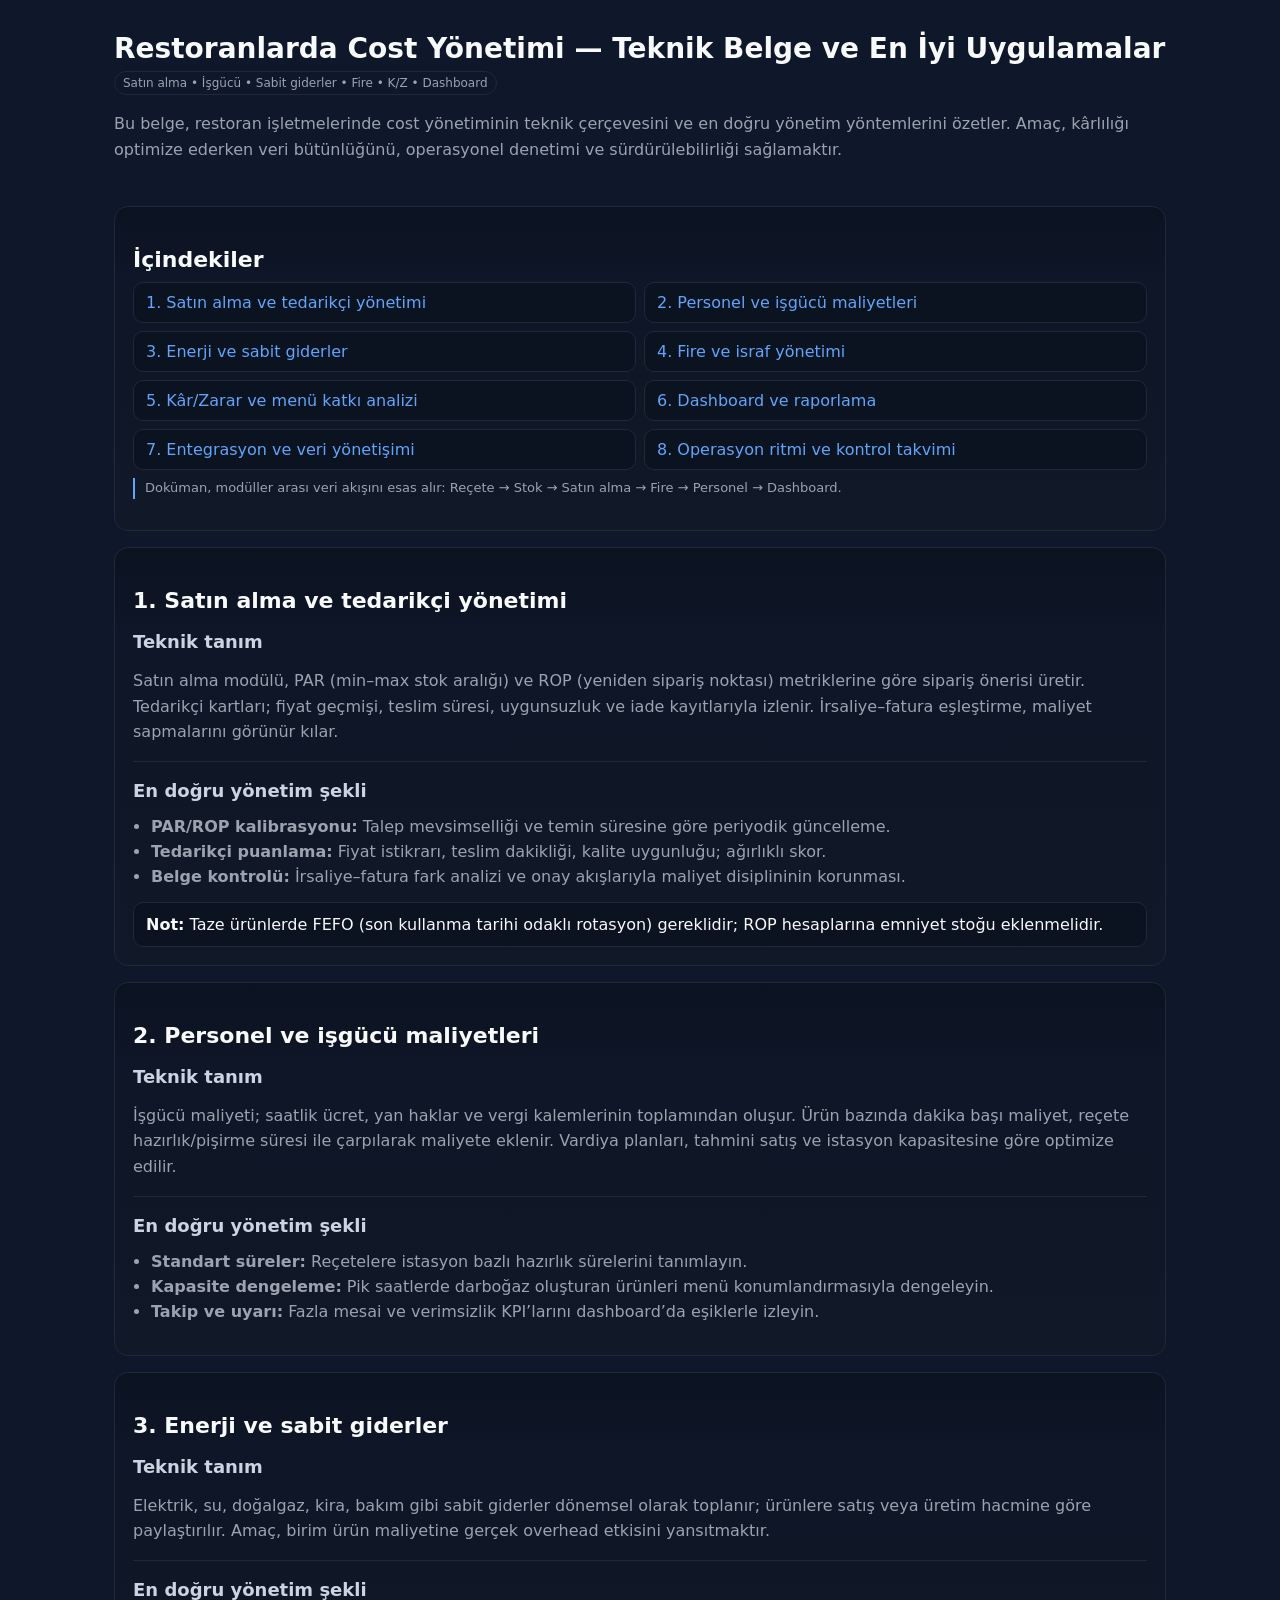
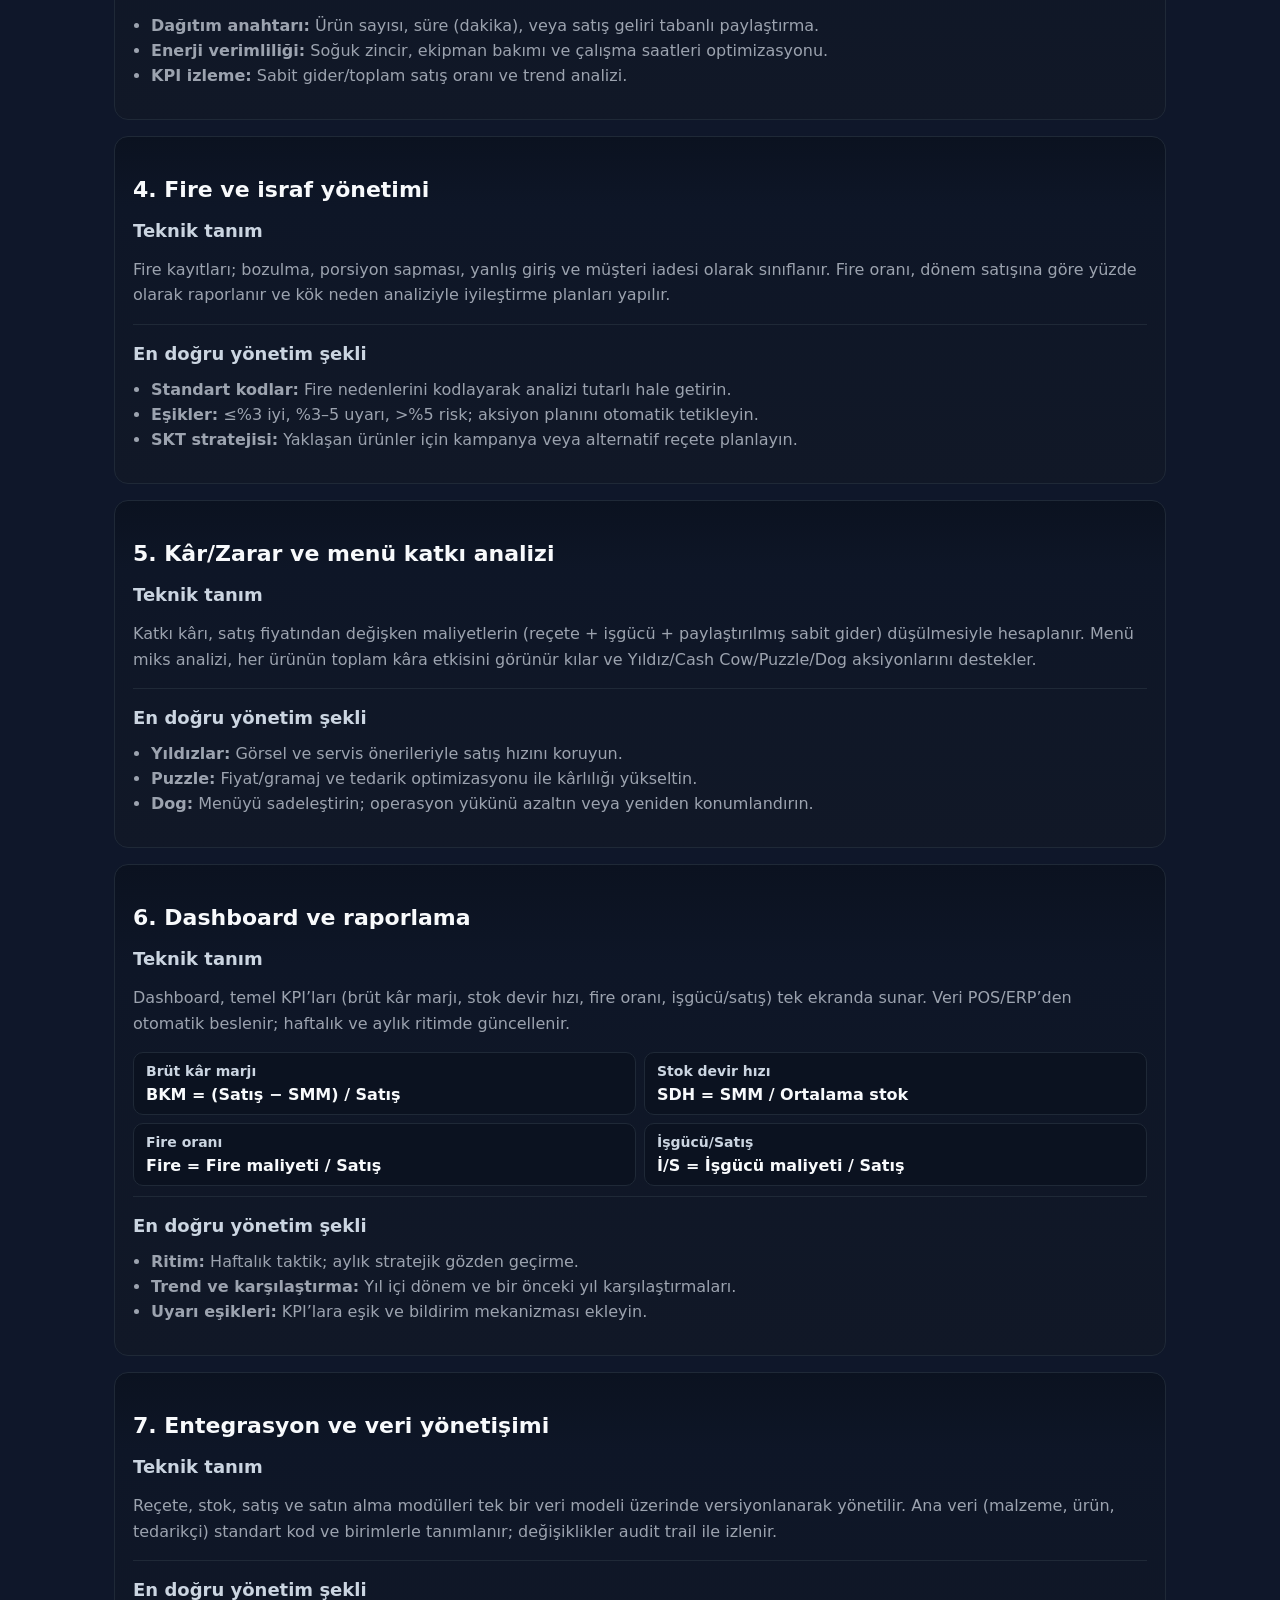
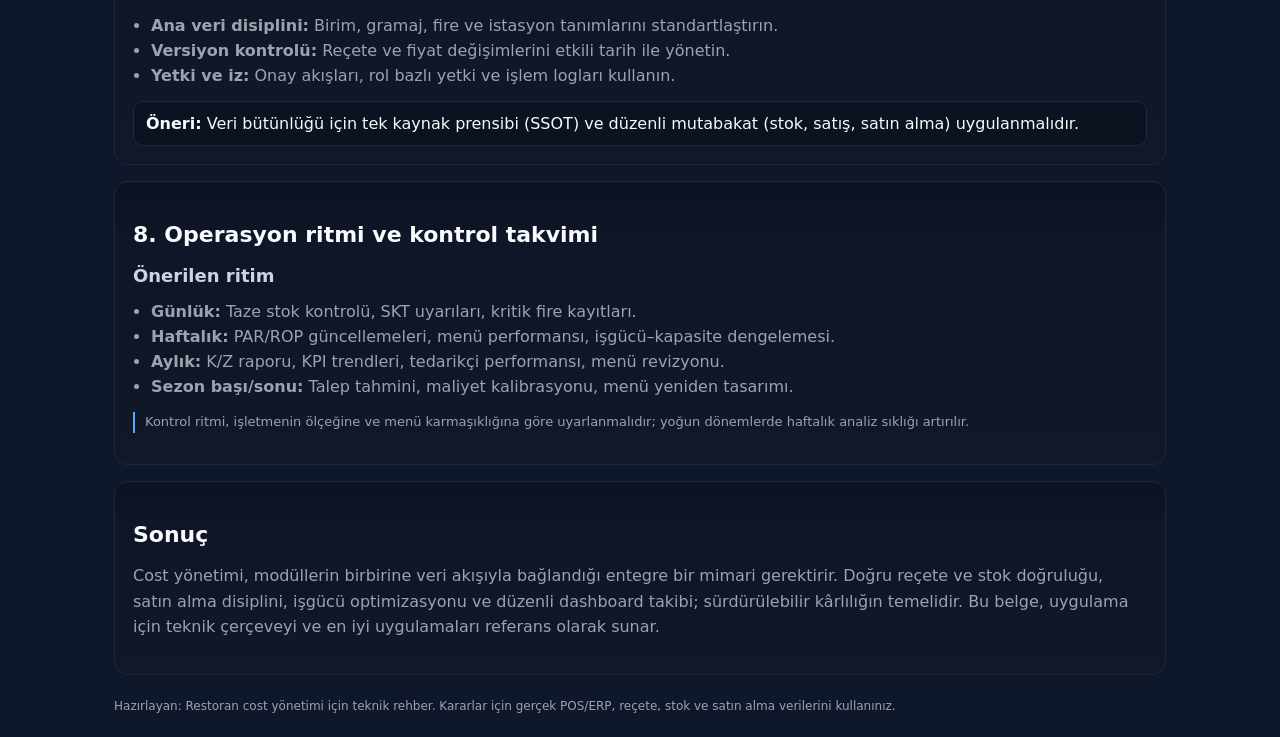
<file: Cost/mainCostManagement.html>
<!DOCTYPE html>
<html lang="tr">
<head>
  <meta charset="UTF-8" />
  <meta name="viewport" content="width=device-width, initial-scale=1" />
  <title>Restoranlarda Cost Yönetimi — Teknik Belge ve En İyi Uygulamalar</title>
  <style>
    :root {
      --bg: #0f172a; --card: #111827; --muted: #9ca3af; --text: #f8fafc;
      --accent: #22c55e; --warn: #f59e0b; --danger: #ef4444; --info: #60a5fa; --border: #1f2937;
    }
    * { box-sizing: border-box; }
    body { margin:0; padding:0; background:var(--bg); color:var(--text); font-family:Inter,system-ui,Segoe UI,Roboto,Arial,sans-serif; }
    a { color: var(--info); text-decoration: none; }
    .container { max-width: 1100px; margin: 0 auto; padding: 24px; }
    header { padding: 8px 0 12px; }
    h1 { font-size: 28px; margin: 0 0 6px; }
    h2 { font-size: 22px; margin: 22px 0 10px; }
    h3 { font-size: 18px; margin: 18px 0 8px; color: #cbd5e1; }
    p { color: var(--muted); line-height: 1.6; }
    .badge { display: inline-block; font-size: 12px; padding: 4px 8px; border-radius: 999px; border: 1px solid var(--border); color: var(--muted); }
    .card { background: linear-gradient(180deg, #0b1220, #0e1627 20%, var(--card)); border: 1px solid var(--border); border-radius: 14px; padding: 18px; margin-top: 16px; }
    .list { padding-left: 18px; color: var(--muted); }
    .list li { margin: 6px 0; }
    .tip { font-size: 13px; color: var(--muted); border-left: 2px solid var(--info); padding-left: 10px; margin-top: 8px; }
    .toc { display: grid; grid-template-columns: 1fr 1fr; gap: 8px; }
    .toc a { display:block; background:#0b1220; border:1px solid var(--border); border-radius:10px; padding:10px 12px; }
    .footer { margin-top: 24px; font-size: 12px; color: var(--muted); }
    .kpi { display: grid; grid-template-columns: 1fr 1fr; gap: 8px; }
    .kpi .box { background:#0b1220; border:1px solid var(--border); border-radius:10px; padding:10px 12px; }
    .box h4 { margin:0 0 6px; font-size:14px; color:#cbd5e1; }
    .box .value { font-size:16px; font-weight:600; }
    .divider { border-top: 1px solid var(--border); margin: 10px 0; }
    .callout { background:#0b1220; border:1px solid var(--border); border-radius:10px; padding:12px; }
  </style>
</head>
<body>
  <div class="container">
    <header>
      <h1>Restoranlarda Cost Yönetimi — Teknik Belge ve En İyi Uygulamalar</h1>
      <span class="badge">Satın alma • İşgücü • Sabit giderler • Fire • K/Z • Dashboard</span>
      <p>Bu belge, restoran işletmelerinde cost yönetiminin teknik çerçevesini ve en doğru yönetim yöntemlerini özetler. Amaç, kârlılığı optimize ederken veri bütünlüğünü, operasyonel denetimi ve sürdürülebilirliği sağlamaktır.</p>
    </header>

    <section class="card">
      <h2>İçindekiler</h2>
      <div class="toc">
        <a href="#mod-satinalma">1. Satın alma ve tedarikçi yönetimi</a>
        <a href="#mod-isgucu">2. Personel ve işgücü maliyetleri</a>
        <a href="#mod-sabitgider">3. Enerji ve sabit giderler</a>
        <a href="#mod-fire">4. Fire ve israf yönetimi</a>
        <a href="#mod-karzarar">5. Kâr/Zarar ve menü katkı analizi</a>
        <a href="#mod-dashboard">6. Dashboard ve raporlama</a>
        <a href="#entegrasyon">7. Entegrasyon ve veri yönetişimi</a>
        <a href="#ritim">8. Operasyon ritmi ve kontrol takvimi</a>
      </div>
      <p class="tip">Doküman, modüller arası veri akışını esas alır: Reçete → Stok → Satın alma → Fire → Personel → Dashboard.</p>
    </section>

    <section id="mod-satinalma" class="card">
      <h2>1. Satın alma ve tedarikçi yönetimi</h2>
      <h3>Teknik tanım</h3>
      <p>Satın alma modülü, PAR (min–max stok aralığı) ve ROP (yeniden sipariş noktası) metriklerine göre sipariş önerisi üretir. Tedarikçi kartları; fiyat geçmişi, teslim süresi, uygunsuzluk ve iade kayıtlarıyla izlenir. İrsaliye–fatura eşleştirme, maliyet sapmalarını görünür kılar.</p>
      <div class="divider"></div>
      <h3>En doğru yönetim şekli</h3>
      <ul class="list">
        <li><strong>PAR/ROP kalibrasyonu:</strong> Talep mevsimselliği ve temin süresine göre periyodik güncelleme.</li>
        <li><strong>Tedarikçi puanlama:</strong> Fiyat istikrarı, teslim dakikliği, kalite uygunluğu; ağırlıklı skor.</li>
        <li><strong>Belge kontrolü:</strong> İrsaliye–fatura fark analizi ve onay akışlarıyla maliyet disiplininin korunması.</li>
      </ul>
      <div class="callout">
        <strong>Not:</strong> Taze ürünlerde FEFO (son kullanma tarihi odaklı rotasyon) gereklidir; ROP hesaplarına emniyet stoğu eklenmelidir.
      </div>
    </section>

    <section id="mod-isgucu" class="card">
      <h2>2. Personel ve işgücü maliyetleri</h2>
      <h3>Teknik tanım</h3>
      <p>İşgücü maliyeti; saatlik ücret, yan haklar ve vergi kalemlerinin toplamından oluşur. Ürün bazında dakika başı maliyet, reçete hazırlık/pişirme süresi ile çarpılarak maliyete eklenir. Vardiya planları, tahmini satış ve istasyon kapasitesine göre optimize edilir.</p>
      <div class="divider"></div>
      <h3>En doğru yönetim şekli</h3>
      <ul class="list">
        <li><strong>Standart süreler:</strong> Reçetelere istasyon bazlı hazırlık sürelerini tanımlayın.</li>
        <li><strong>Kapasite dengeleme:</strong> Pik saatlerde darboğaz oluşturan ürünleri menü konumlandırmasıyla dengeleyin.</li>
        <li><strong>Takip ve uyarı:</strong> Fazla mesai ve verimsizlik KPI’larını dashboard’da eşiklerle izleyin.</li>
      </ul>
    </section>

    <section id="mod-sabitgider" class="card">
      <h2>3. Enerji ve sabit giderler</h2>
      <h3>Teknik tanım</h3>
      <p>Elektrik, su, doğalgaz, kira, bakım gibi sabit giderler dönemsel olarak toplanır; ürünlere satış veya üretim hacmine göre paylaştırılır. Amaç, birim ürün maliyetine gerçek overhead etkisini yansıtmaktır.</p>
      <div class="divider"></div>
      <h3>En doğru yönetim şekli</h3>
      <ul class="list">
        <li><strong>Dağıtım anahtarı:</strong> Ürün sayısı, süre (dakika), veya satış geliri tabanlı paylaştırma.</li>
        <li><strong>Enerji verimliliği:</strong> Soğuk zincir, ekipman bakımı ve çalışma saatleri optimizasyonu.</li>
        <li><strong>KPI izleme:</strong> Sabit gider/toplam satış oranı ve trend analizi.</li>
      </ul>
    </section>

    <section id="mod-fire" class="card">
      <h2>4. Fire ve israf yönetimi</h2>
      <h3>Teknik tanım</h3>
      <p>Fire kayıtları; bozulma, porsiyon sapması, yanlış giriş ve müşteri iadesi olarak sınıflanır. Fire oranı, dönem satışına göre yüzde olarak raporlanır ve kök neden analiziyle iyileştirme planları yapılır.</p>
      <div class="divider"></div>
      <h3>En doğru yönetim şekli</h3>
      <ul class="list">
        <li><strong>Standart kodlar:</strong> Fire nedenlerini kodlayarak analizi tutarlı hale getirin.</li>
        <li><strong>Eşikler:</strong> ≤%3 iyi, %3–5 uyarı, >%5 risk; aksiyon planını otomatik tetikleyin.</li>
        <li><strong>SKT stratejisi:</strong> Yaklaşan ürünler için kampanya veya alternatif reçete planlayın.</li>
      </ul>
    </section>

    <section id="mod-karzarar" class="card">
      <h2>5. Kâr/Zarar ve menü katkı analizi</h2>
      <h3>Teknik tanım</h3>
      <p>Katkı kârı, satış fiyatından değişken maliyetlerin (reçete + işgücü + paylaştırılmış sabit gider) düşülmesiyle hesaplanır. Menü miks analizi, her ürünün toplam kâra etkisini görünür kılar ve Yıldız/Cash Cow/Puzzle/Dog aksiyonlarını destekler.</p>
      <div class="divider"></div>
      <h3>En doğru yönetim şekli</h3>
      <ul class="list">
        <li><strong>Yıldızlar:</strong> Görsel ve servis önerileriyle satış hızını koruyun.</li>
        <li><strong>Puzzle:</strong> Fiyat/gramaj ve tedarik optimizasyonu ile kârlılığı yükseltin.</li>
        <li><strong>Dog:</strong> Menüyü sadeleştirin; operasyon yükünü azaltın veya yeniden konumlandırın.</li>
      </ul>
    </section>

    <section id="mod-dashboard" class="card">
      <h2>6. Dashboard ve raporlama</h2>
      <h3>Teknik tanım</h3>
      <p>Dashboard, temel KPI’ları (brüt kâr marjı, stok devir hızı, fire oranı, işgücü/satış) tek ekranda sunar. Veri POS/ERP’den otomatik beslenir; haftalık ve aylık ritimde güncellenir.</p>
      <div class="kpi">
        <div class="box"><h4>Brüt kâr marjı</h4><div class="value">BKM = (Satış − SMM) / Satış</div></div>
        <div class="box"><h4>Stok devir hızı</h4><div class="value">SDH = SMM / Ortalama stok</div></div>
        <div class="box"><h4>Fire oranı</h4><div class="value">Fire = Fire maliyeti / Satış</div></div>
        <div class="box"><h4>İşgücü/Satış</h4><div class="value">İ/S = İşgücü maliyeti / Satış</div></div>
      </div>
      <div class="divider"></div>
      <h3>En doğru yönetim şekli</h3>
      <ul class="list">
        <li><strong>Ritim:</strong> Haftalık taktik; aylık stratejik gözden geçirme.</li>
        <li><strong>Trend ve karşılaştırma:</strong> Yıl içi dönem ve bir önceki yıl karşılaştırmaları.</li>
        <li><strong>Uyarı eşikleri:</strong> KPI’lara eşik ve bildirim mekanizması ekleyin.</li>
      </ul>
    </section>

    <section id="entegrasyon" class="card">
      <h2>7. Entegrasyon ve veri yönetişimi</h2>
      <h3>Teknik tanım</h3>
      <p>Reçete, stok, satış ve satın alma modülleri tek bir veri modeli üzerinde versiyonlanarak yönetilir. Ana veri (malzeme, ürün, tedarikçi) standart kod ve birimlerle tanımlanır; değişiklikler audit trail ile izlenir.</p>
      <div class="divider"></div>
      <h3>En doğru yönetim şekli</h3>
      <ul class="list">
        <li><strong>Ana veri disiplini:</strong> Birim, gramaj, fire ve istasyon tanımlarını standartlaştırın.</li>
        <li><strong>Versiyon kontrolü:</strong> Reçete ve fiyat değişimlerini etkili tarih ile yönetin.</li>
        <li><strong>Yetki ve iz:</strong> Onay akışları, rol bazlı yetki ve işlem logları kullanın.</li>
      </ul>
      <div class="callout">
        <strong>Öneri:</strong> Veri bütünlüğü için tek kaynak prensibi (SSOT) ve düzenli mutabakat (stok, satış, satın alma) uygulanmalıdır.
      </div>
    </section>

    <section id="ritim" class="card">
      <h2>8. Operasyon ritmi ve kontrol takvimi</h2>
      <h3>Önerilen ritim</h3>
      <ul class="list">
        <li><strong>Günlük:</strong> Taze stok kontrolü, SKT uyarıları, kritik fire kayıtları.</li>
        <li><strong>Haftalık:</strong> PAR/ROP güncellemeleri, menü performansı, işgücü–kapasite dengelemesi.</li>
        <li><strong>Aylık:</strong> K/Z raporu, KPI trendleri, tedarikçi performansı, menü revizyonu.</li>
        <li><strong>Sezon başı/sonu:</strong> Talep tahmini, maliyet kalibrasyonu, menü yeniden tasarımı.</li>
      </ul>
      <p class="tip">Kontrol ritmi, işletmenin ölçeğine ve menü karmaşıklığına göre uyarlanmalıdır; yoğun dönemlerde haftalık analiz sıklığı artırılır.</p>
    </section>

    <section class="card">
      <h2>Sonuç</h2>
      <p>Cost yönetimi, modüllerin birbirine veri akışıyla bağlandığı entegre bir mimari gerektirir. Doğru reçete ve stok doğruluğu, satın alma disiplini, işgücü optimizasyonu ve düzenli dashboard takibi; sürdürülebilir kârlılığın temelidir. Bu belge, uygulama için teknik çerçeveyi ve en iyi uygulamaları referans olarak sunar.</p>
    </section>

    <div class="footer">
      Hazırlayan: Restoran cost yönetimi için teknik rehber. Kararlar için gerçek POS/ERP, reçete, stok ve satın alma verilerini kullanınız.
    </div>
  </div>
</body>
</html>
</file>
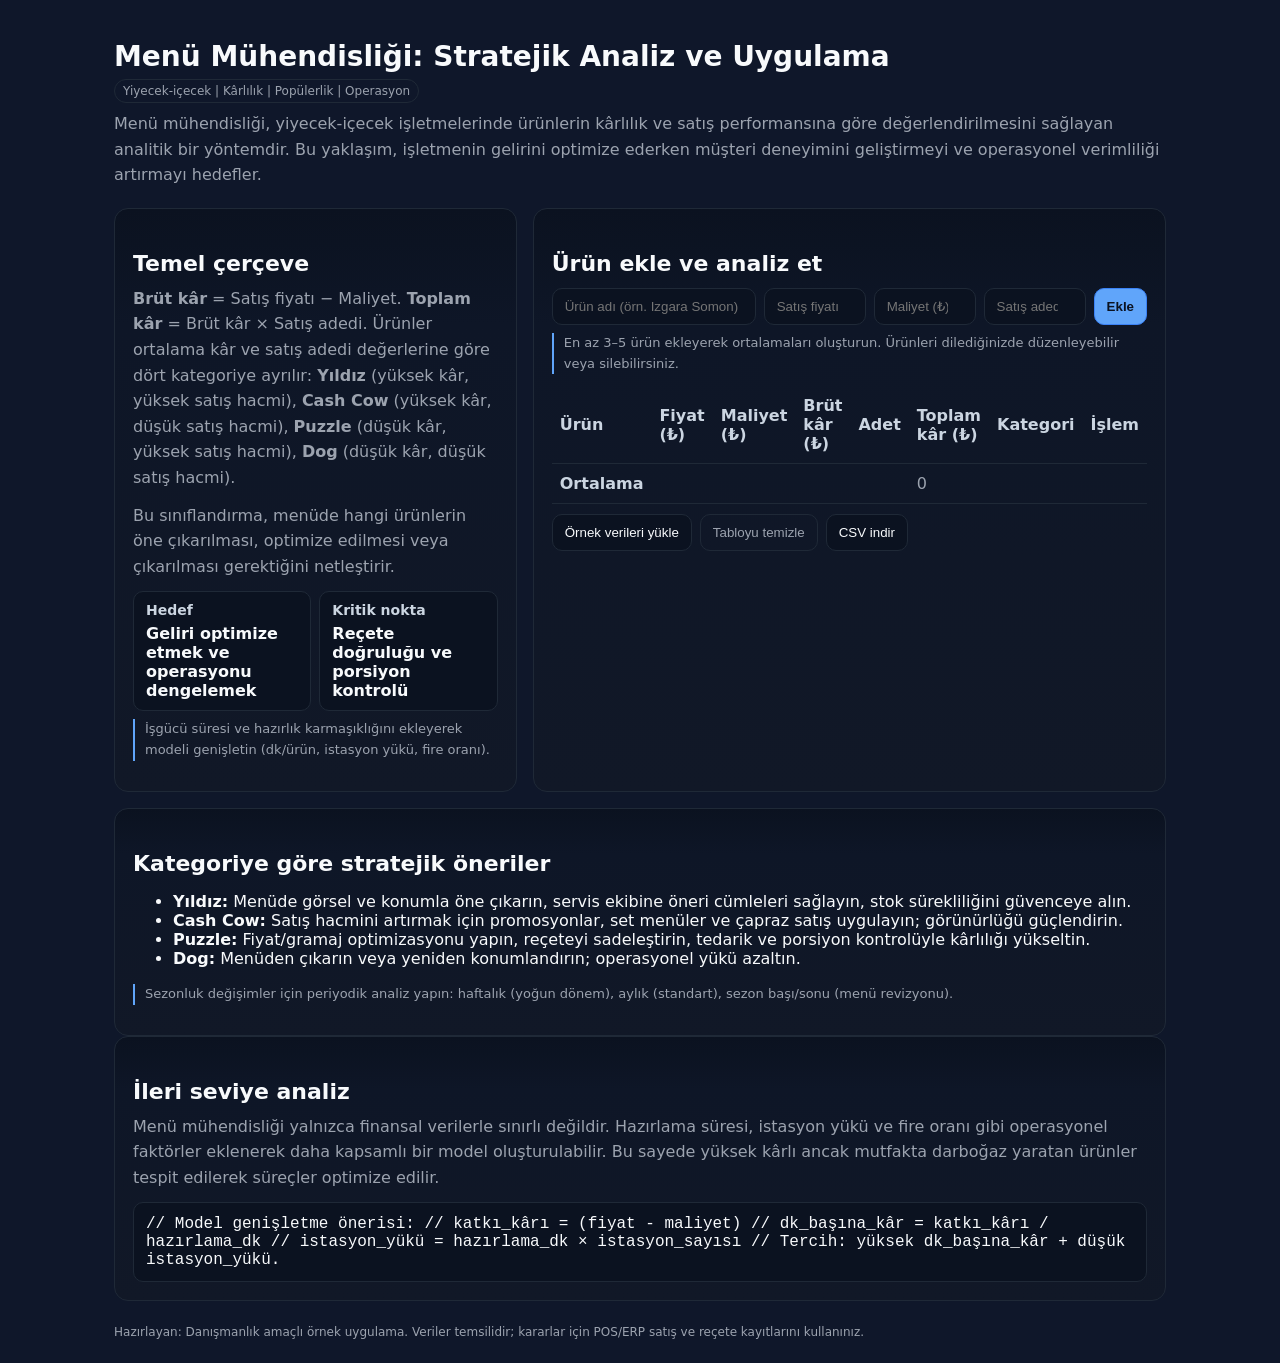
<file: Cost/menuEngineering.html>
<!DOCTYPE html>
<html lang="tr">
<head>
  <meta charset="UTF-8" />
  <meta name="viewport" content="width=device-width, initial-scale=1" />
  <title>Menü Mühendisliği: Stratejik Analiz ve Uygulama</title>
  <style>
    :root {
      --bg: #0f172a;
      --card: #111827;
      --muted: #9ca3af;
      --text: #f8fafc;
      --accent: #22c55e;
      --warn: #f59e0b;
      --danger: #ef4444;
      --info: #60a5fa;
      --border: #1f2937;
    }
    * { box-sizing: border-box; }
    html, body { margin: 0; padding: 0; background: var(--bg); color: var(--text); font-family: Inter, system-ui, -apple-system, Segoe UI, Roboto, Arial, sans-serif; }
    a { color: var(--info); text-decoration: none; }
    .container { max-width: 1100px; margin: 0 auto; padding: 24px; }
    header { padding: 16px 0 8px; }
    h1 { font-size: 28px; margin: 0 0 6px; }
    h2 { font-size: 22px; margin: 24px 0 10px; }
    p { color: var(--muted); line-height: 1.6; margin: 8px 0 12px; }
    .grid { display: grid; grid-template-columns: 1fr; gap: 16px; }
    @media (min-width: 980px) { .grid { grid-template-columns: 1fr 1fr; } }

    .card { background: linear-gradient(180deg, #0b1220, #0e1627 20%, var(--card)); border: 1px solid var(--border); border-radius: 14px; padding: 18px; }
    .badge { display: inline-block; font-size: 12px; padding: 4px 8px; border-radius: 999px; border: 1px solid var(--border); color: var(--muted); }
    .muted { color: var(--muted); }

    .form-row { display: grid; grid-template-columns: 2fr 1fr 1fr 1fr auto; gap: 8px; margin-top: 12px; }
    .form-row input { width: 100%; padding: 10px 12px; border-radius: 10px; border: 1px solid var(--border); background: #0b1220; color: var(--text); }
    .btn { padding: 10px 12px; border-radius: 10px; border: 1px solid var(--border); background: #0b1220; color: var(--text); cursor: pointer; }
    .btn-primary { background: var(--info); border-color: #3b82f6; color: #0b1220; font-weight: 600; }
    .btn-ghost { background: transparent; color: var(--muted); }
    .btn:disabled { opacity: 0.5; cursor: not-allowed; }

    table { width: 100%; border-collapse: collapse; margin-top: 12px; }
    th, td { text-align: left; padding: 10px 8px; border-bottom: 1px solid var(--border); }
    th { color: #cbd5e1; font-weight: 600; }
    tbody tr:hover { background: #0b1220; }

    .k-star { color: var(--accent); font-weight: 700; }
    .k-cash { color: #34d399; font-weight: 700; }
    .k-puzzle { color: var(--warn); font-weight: 700; }
    .k-dog { color: var(--danger); font-weight: 700; }

    .stat { display: grid; grid-template-columns: 1fr 1fr; gap: 8px; }
    .stat .box { background: #0b1220; border: 1px solid var(--border); border-radius: 10px; padding: 10px 12px; }
    .box h4 { margin: 0 0 6px; font-size: 14px; color: #cbd5e1; }
    .box .value { font-size: 16px; font-weight: 600; }

    .tip { font-size: 13px; color: var(--muted); border-left: 2px solid var(--info); padding-left: 10px; margin-top: 8px; }
    .footer { margin-top: 24px; font-size: 12px; color: var(--muted); }
    .code { background: #0b1220; border: 1px solid var(--border); border-radius: 10px; padding: 12px; font-family: ui-monospace, SFMono-Regular, Menlo, Monaco, Consolas, "Liberation Mono", monospace; overflow: auto; }
  </style>
</head>
<body>
  <div class="container">
    <header>
      <h1>Menü Mühendisliği: Stratejik Analiz ve Uygulama</h1>
      <span class="badge">Yiyecek-içecek | Kârlılık | Popülerlik | Operasyon</span>
      <p>Menü mühendisliği, yiyecek-içecek işletmelerinde ürünlerin kârlılık ve satış performansına göre değerlendirilmesini sağlayan analitik bir yöntemdir. Bu yaklaşım, işletmenin gelirini optimize ederken müşteri deneyimini geliştirmeyi ve operasyonel verimliliği artırmayı hedefler.</p>
    </header>

    <div class="grid">
      <section class="card">
        <h2>Temel çerçeve</h2>
        <p><strong>Brüt kâr</strong> = Satış fiyatı − Maliyet. <strong>Toplam kâr</strong> = Brüt kâr × Satış adedi. Ürünler ortalama kâr ve satış adedi değerlerine göre dört kategoriye ayrılır: <strong>Yıldız</strong> (yüksek kâr, yüksek satış hacmi), <strong>Cash Cow</strong> (yüksek kâr, düşük satış hacmi), <strong>Puzzle</strong> (düşük kâr, yüksek satış hacmi), <strong>Dog</strong> (düşük kâr, düşük satış hacmi).</p>
        <p>Bu sınıflandırma, menüde hangi ürünlerin öne çıkarılması, optimize edilmesi veya çıkarılması gerektiğini netleştirir.</p>
        <div class="stat">
          <div class="box">
            <h4>Hedef</h4>
            <div class="value">Geliri optimize etmek ve operasyonu dengelemek</div>
          </div>
          <div class="box">
            <h4>Kritik nokta</h4>
            <div class="value">Reçete doğruluğu ve porsiyon kontrolü</div>
          </div>
        </div>
        <p class="tip">İşgücü süresi ve hazırlık karmaşıklığını ekleyerek modeli genişletin (dk/ürün, istasyon yükü, fire oranı).</p>
      </section>

      <section class="card">
        <h2>Ürün ekle ve analiz et</h2>

        <div class="form-row">
          <input id="ad" placeholder="Ürün adı (örn. Izgara Somon)" />
          <input id="fiyat" type="number" step="0.01" placeholder="Satış fiyatı (₺)" />
          <input id="maliyet" type="number" step="0.01" placeholder="Maliyet (₺)" />
          <input id="adet" type="number" step="1" placeholder="Satış adedi" />
          <button class="btn btn-primary" id="ekle">Ekle</button>
        </div>
        <p class="tip">En az 3–5 ürün ekleyerek ortalamaları oluşturun. Ürünleri dilediğinizde düzenleyebilir veya silebilirsiniz.</p>

        <table>
          <thead>
            <tr>
              <th>Ürün</th>
              <th>Fiyat (₺)</th>
              <th>Maliyet (₺)</th>
              <th>Brüt kâr (₺)</th>
              <th>Adet</th>
              <th>Toplam kâr (₺)</th>
              <th>Kategori</th>
              <th>İşlem</th>
            </tr>
          </thead>
          <tbody id="tbody"></tbody>
          <tfoot>
            <tr>
              <th>Ortalama</th>
              <td id="avgFiyat" class="muted"></td>
              <td id="avgMaliyet" class="muted"></td>
              <td id="avgKar" class="muted"></td>
              <td id="avgAdet" class="muted"></td>
              <td id="sumToplamKar" class="muted"></td>
              <td colspan="2"></td>
            </tr>
          </tfoot>
        </table>

        <div style="margin-top: 10px; display:flex; gap:8px;">
          <button class="btn" id="ornekDoldur">Örnek verileri yükle</button>
          <button class="btn btn-ghost" id="temizle">Tabloyu temizle</button>
          <button class="btn" id="indir">CSV indir</button>
        </div>
      </section>
    </div>

    <section class="card" style="margin-top:16px;">
      <h2>Kategoriye göre stratejik öneriler</h2>
      <ul>
        <li><strong>Yıldız:</strong> Menüde görsel ve konumla öne çıkarın, servis ekibine öneri cümleleri sağlayın, stok sürekliliğini güvenceye alın.</li>
        <li><strong>Cash Cow:</strong> Satış hacmini artırmak için promosyonlar, set menüler ve çapraz satış uygulayın; görünürlüğü güçlendirin.</li>
        <li><strong>Puzzle:</strong> Fiyat/gramaj optimizasyonu yapın, reçeteyi sadeleştirin, tedarik ve porsiyon kontrolüyle kârlılığı yükseltin.</li>
        <li><strong>Dog:</strong> Menüden çıkarın veya yeniden konumlandırın; operasyonel yükü azaltın.</li>
      </ul>
      <p class="tip">Sezonluk değişimler için periyodik analiz yapın: haftalık (yoğun dönem), aylık (standart), sezon başı/sonu (menü revizyonu).</p>
    </section>

    <section class="card">
      <h2>İleri seviye analiz</h2>
      <p>Menü mühendisliği yalnızca finansal verilerle sınırlı değildir. Hazırlama süresi, istasyon yükü ve fire oranı gibi operasyonel faktörler eklenerek daha kapsamlı bir model oluşturulabilir. Bu sayede yüksek kârlı ancak mutfakta darboğaz yaratan ürünler tespit edilerek süreçler optimize edilir.</p>
      <div class="code">
        // Model genişletme önerisi:
        // katkı_kârı = (fiyat - maliyet)
        // dk_başına_kâr = katkı_kârı / hazırlama_dk
        // istasyon_yükü = hazırlama_dk × istasyon_sayısı
        // Tercih: yüksek dk_başına_kâr + düşük istasyon_yükü.
      </div>
    </section>

    <div class="footer">
      Hazırlayan: Danışmanlık amaçlı örnek uygulama. Veriler temsilidir; kararlar için POS/ERP satış ve reçete kayıtlarını kullanınız.
    </div>
  </div>

  <script>
    const tbody = document.getElementById('tbody');
    const inputs = {
      ad: document.getElementById('ad'),
      fiyat: document.getElementById('fiyat'),
      maliyet: document.getElementById('maliyet'),
      adet: document.getElementById('adet')
    };
    const buttons = {
      ekle: document.getElementById('ekle'),
      temizle: document.getElementById('temizle'),
      ornek: document.getElementById('ornekDoldur'),
      indir: document.getElementById('indir')
    };

    let data = [];

    function fmt(n) {
      if (n === null || n === undefined || isNaN(n)) return '';
      return Number(n).toLocaleString('tr-TR', { minimumFractionDigits: 0, maximumFractionDigits: 2 });
    }

    function kategoriBelirle(kar, adet, avgKar, avgAdet) {
      const yuksekKar = kar >= avgKar;
      const yuksekAdet = adet >= avgAdet;
      if (yuksekKar && yuksekAdet) return { label: 'Yıldız', cls: 'k-star' };
      if (yuksekKar && !yuksekAdet) return { label: 'Cash Cow', cls: 'k-cash' };
      if (!yuksekKar && yuksekAdet) return { label: 'Puzzle', cls: 'k-puzzle' };
      return { label: 'Dog', cls: 'k-dog' };
    }

    function hesapla() {
      const karlar = data.map(d => d.kar);
      const adetler = data.map(d => d.adet);
      const avgKar = karlar.length ? karlar.reduce((a,b)=>a+b,0) / karlar.length : 0;
      const avgAdet = adetler.length ? adetler.reduce((a,b)=>a+b,0) / adetler.length : 0;

      tbody.innerHTML = '';
      let sumToplamKar = 0, sumFiyat = 0, sumMaliyet = 0, sumAdet = 0;

      data.forEach((d, idx) => {
        const kat = kategoriBelirle(d.kar, d.adet, avgKar, avgAdet);
        sumToplamKar += d.toplamKar; sumFiyat += d.fiyat; sumMaliyet += d.maliyet; sumAdet += d.adet;

        const tr = document.createElement('tr');

        function mkInput(value, type, onChange) {
          const input = document.createElement('input');
          input.type = type;
          input.value = value;
          input.className = 'btn';
          input.style.width = '100%';
          input.style.background = '#0b1220';
          input.style.border = '1px solid var(--border)';
          input.style.borderRadius = '8px';
          input.onchange = (e) => onChange(e.target.value);
          return input;
        }

        const tdAd = document.createElement('td');
        tdAd.appendChild(mkInput(d.ad, 'text', (val) => { d.ad = val; }));

        const tdFiyat = document.createElement('td');
        tdFiyat.appendChild(mkInput(d.fiyat, 'number', (val) => { d.fiyat = parseFloat(val)||0; recalc(d); hesapla(); }));

        const tdMaliyet = document.createElement('td');
        tdMaliyet.appendChild(mkInput(d.maliyet, 'number', (val) => { d.maliyet = parseFloat(val)||0; recalc(d); hesapla(); }));

        const tdKar = document.createElement('td');
        tdKar.textContent = fmt(d.kar);

        const tdAdet = document.createElement('td');
        tdAdet.appendChild(mkInput(d.adet, 'number', (val) => { d.adet = parseFloat(val)||0; recalc(d); hesapla(); }));

        const tdToplamKar = document.createElement('td');
        tdToplamKar.textContent = fmt(d.toplamKar);

        const tdKat = document.createElement('td');
        tdKat.textContent = kat.label;
        tdKat.className = kat.cls;

        const tdIslem = document.createElement('td');
        const btnSil = document.createElement('button');
        btnSil.textContent = 'Sil';
        btnSil.className = 'btn';
        btnSil.onclick = () => { data.splice(idx,1); hesapla(); };
        tdIslem.appendChild(btnSil);

        tr.append(tdAd, tdFiyat, tdMaliyet, tdKar, tdAdet, tdToplamKar, tdKat, tdIslem);
        tbody.appendChild(tr);
      });

      document.getElementById('avgFiyat').textContent = data.length ? fmt(sumFiyat / data.length) : '';
      document.getElementById('avgMaliyet').textContent = data.length ? fmt(sumMaliyet / data.length) : '';
      document.getElementById('avgKar').textContent = data.length ? fmt(data.reduce((a,b)=>a + b.kar, 0) / data.length) : '';
      document.getElementById('avgAdet').textContent = data.length ? fmt(sumAdet / data.length) : '';
      document.getElementById('sumToplamKar').textContent = fmt(sumToplamKar);
    }

    function recalc(d) {
      d.kar = (d.fiyat || 0) - (d.maliyet || 0);
      d.toplamKar = d.kar * (d.adet || 0);
    }

    buttons.ekle.onclick = () => {
      const ad = inputs.ad.value.trim();
      const fiyat = parseFloat(inputs.fiyat.value);
      const maliyet = parseFloat(inputs.maliyet.value);
      const adet = parseFloat(inputs.adet.value);

      if (!ad || isNaN(fiyat) || isNaN(maliyet) || isNaN(adet)) {
        alert('Lütfen tüm alanları geçerli değerlerle doldurunuz.');
        return;
      }
      const item = { ad, fiyat, maliyet, adet };
      recalc(item);
      data.push(item);
      inputs.ad.value = ''; inputs.fiyat.value = ''; inputs.maliyet.value = ''; inputs.adet.value = '';
      hesapla();
    };

    buttons.temizle.onclick = () => { data = []; hesapla(); };

    buttons.ornek.onclick = () => {
      data = [
        { ad: 'Izgara Somon', fiyat: 180, maliyet: 95, adet: 120 },
        { ad: 'Cheeseburger', fiyat: 95, maliyet: 55, adet: 300 },
        { ad: 'Tiramisu', fiyat: 120, maliyet: 50, adet: 80 },
        { ad: 'Mercimek Çorbası', fiyat: 60, maliyet: 35, adet: 250 },
        { ad: 'Dana Steak', fiyat: 200, maliyet: 110, adet: 40 },
        { ad: 'Tavuk Wrap', fiyat: 75, maliyet: 55, adet: 30 }
      ];
      data.forEach(recalc);
      hesapla();
    };

    buttons.indir.onclick = () => {
      if (!data.length) { alert('İndirilecek veri yok. Lütfen önce ürün ekleyiniz.'); return; }
      const header = ['Ürün','Fiyat','Maliyet','BrütKâr','Adet','ToplamKâr','Kategori'];
      const avgKar = data.reduce((a,b)=>a+b.kar,0)/data.length;
      const avgAdet = data.reduce((a,b)=>a+b.adet,0)/data.length;

      const lines = [header.join(';')];
      data.forEach(d => {
        const kat = kategoriBelirle(d.kar, d.adet, avgKar, avgAdet).label;
        lines.push([d.ad, d.fiyat, d.maliyet, d.kar, d.adet, d.toplamKar, kat].join(';'));
      });
      const blob = new Blob([lines.join('\n')], { type: 'text/csv;charset=utf-8;' });
      const url = URL.createObjectURL(blob);
      const a = document.createElement('a');
      a.href = url; a.download = 'menu-analiz.csv';
      a.click();
      URL.revokeObjectURL(url);
    };

    hesapla();
  </script>
</body>
</html>
</file>
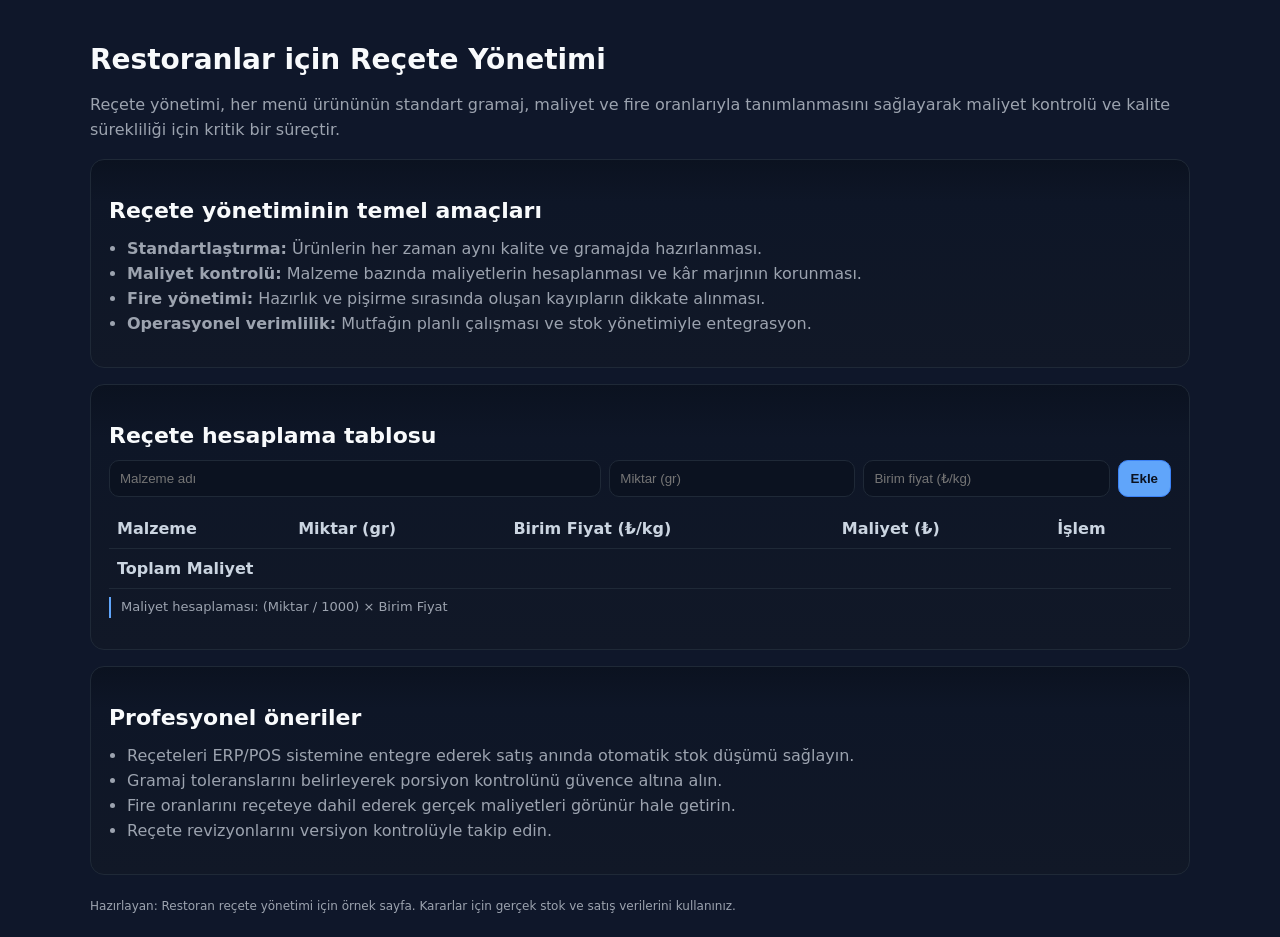
<file: Cost/prescriptionManagement.html>
<!DOCTYPE html>
<html lang="tr">
<head>
  <meta charset="UTF-8" />
  <meta name="viewport" content="width=device-width, initial-scale=1" />
  <title>Restoranlar için Reçete Yönetimi</title>
  <style>
    :root {
      --bg: #0f172a;
      --card: #111827;
      --muted: #9ca3af;
      --text: #f8fafc;
      --accent: #22c55e;
      --warn: #f59e0b;
      --danger: #ef4444;
      --info: #60a5fa;
      --border: #1f2937;
    }
    body { margin:0; padding:0; background:var(--bg); color:var(--text); font-family:Inter,system-ui,Segoe UI,Roboto,Arial,sans-serif; }
    .container { max-width:1100px; margin:0 auto; padding:24px; }
    h1 { font-size:28px; margin-bottom:8px; }
    h2 { font-size:22px; margin:20px 0 10px; }
    p { color:var(--muted); line-height:1.6; }
    .card { background:linear-gradient(180deg,#0b1220,#0e1627 20%,var(--card)); border:1px solid var(--border); border-radius:14px; padding:18px; margin-bottom:16px; }
    .list { padding-left:18px; color:var(--muted); }
    .list li { margin:6px 0; }
    table { width:100%; border-collapse:collapse; margin-top:12px; }
    th,td { padding:10px 8px; border-bottom:1px solid var(--border); text-align:left; }
    th { color:#cbd5e1; }
    .form-row { display:grid; grid-template-columns:2fr 1fr 1fr auto; gap:8px; margin-top:12px; }
    .form-row input { padding:10px; border-radius:10px; border:1px solid var(--border); background:#0b1220; color:var(--text); }
    .btn { padding:10px 12px; border-radius:10px; border:1px solid var(--border); background:#0b1220; color:var(--text); cursor:pointer; }
    .btn-primary { background:var(--info); border-color:#3b82f6; color:#0b1220; font-weight:600; }
    .tip { font-size:13px; color:var(--muted); border-left:2px solid var(--info); padding-left:10px; margin-top:8px; }
    .footer { margin-top:24px; font-size:12px; color:var(--muted); }
  </style>
</head>
<body>
  <div class="container">
    <h1>Restoranlar için Reçete Yönetimi</h1>
    <p>Reçete yönetimi, her menü ürününün standart gramaj, maliyet ve fire oranlarıyla tanımlanmasını sağlayarak maliyet kontrolü ve kalite sürekliliği için kritik bir süreçtir.</p>

    <section class="card">
      <h2>Reçete yönetiminin temel amaçları</h2>
      <ul class="list">
        <li><strong>Standartlaştırma:</strong> Ürünlerin her zaman aynı kalite ve gramajda hazırlanması.</li>
        <li><strong>Maliyet kontrolü:</strong> Malzeme bazında maliyetlerin hesaplanması ve kâr marjının korunması.</li>
        <li><strong>Fire yönetimi:</strong> Hazırlık ve pişirme sırasında oluşan kayıpların dikkate alınması.</li>
        <li><strong>Operasyonel verimlilik:</strong> Mutfağın planlı çalışması ve stok yönetimiyle entegrasyon.</li>
      </ul>
    </section>

    <section class="card">
      <h2>Reçete hesaplama tablosu</h2>
      <div class="form-row">
        <input id="malzeme" placeholder="Malzeme adı" />
        <input id="miktar" type="number" step="0.01" placeholder="Miktar (gr)" />
        <input id="birimFiyat" type="number" step="0.01" placeholder="Birim fiyat (₺/kg)" />
        <button class="btn btn-primary" id="ekle">Ekle</button>
      </div>
      <table>
        <thead>
          <tr>
            <th>Malzeme</th>
            <th>Miktar (gr)</th>
            <th>Birim Fiyat (₺/kg)</th>
            <th>Maliyet (₺)</th>
            <th>İşlem</th>
          </tr>
        </thead>
        <tbody id="tbody"></tbody>
        <tfoot>
          <tr>
            <th colspan="3">Toplam Maliyet</th>
            <td id="toplamMaliyet"></td>
            <td></td>
          </tr>
        </tfoot>
      </table>
      <p class="tip">Maliyet hesaplaması: (Miktar / 1000) × Birim Fiyat</p>
    </section>

    <section class="card">
      <h2>Profesyonel öneriler</h2>
      <ul class="list">
        <li>Reçeteleri ERP/POS sistemine entegre ederek satış anında otomatik stok düşümü sağlayın.</li>
        <li>Gramaj toleranslarını belirleyerek porsiyon kontrolünü güvence altına alın.</li>
        <li>Fire oranlarını reçeteye dahil ederek gerçek maliyetleri görünür hale getirin.</li>
        <li>Reçete revizyonlarını versiyon kontrolüyle takip edin.</li>
      </ul>
    </section>

    <div class="footer">
      Hazırlayan: Restoran reçete yönetimi için örnek sayfa. Kararlar için gerçek stok ve satış verilerini kullanınız.
    </div>
  </div>

  <script>
    const tbody = document.getElementById('tbody');
    const toplamMaliyetCell = document.getElementById('toplamMaliyet');
    let data = [];

    function hesapla() {
      tbody.innerHTML = '';
      let toplam = 0;
      data.forEach((d, idx) => {
        const maliyet = (d.miktar/1000) * d.birimFiyat;
        toplam += maliyet;
        const tr = document.createElement('tr');
        tr.innerHTML = `
          <td>${d.malzeme}</td>
          <td>${d.miktar}</td>
          <td>${d.birimFiyat}</td>
          <td>${maliyet.toFixed(2)}</td>
          <td><button class="btn" onclick="sil(${idx})">Sil</button></td>
        `;
        tbody.appendChild(tr);
      });
      toplamMaliyetCell.textContent = toplam.toFixed(2);
    }

    function sil(idx) {
      data.splice(idx,1);
      hesapla();
    }

    document.getElementById('ekle').onclick = () => {
      const malzeme = document.getElementById('malzeme').value.trim();
      const miktar = parseFloat(document.getElementById('miktar').value);
      const birimFiyat = parseFloat(document.getElementById('birimFiyat').value);
      if (!malzeme || isNaN(miktar) || isNaN(birimFiyat)) {
        alert("Lütfen tüm alanları doldurun.");
        return;
      }
      data.push({ malzeme, miktar, birimFiyat });
      document.getElementById('malzeme').value = '';
      document.getElementById('miktar').value = '';
      document.getElementById('birimFiyat').value = '';
      hesapla();
    };
  </script>
</body>
</html>
</file>
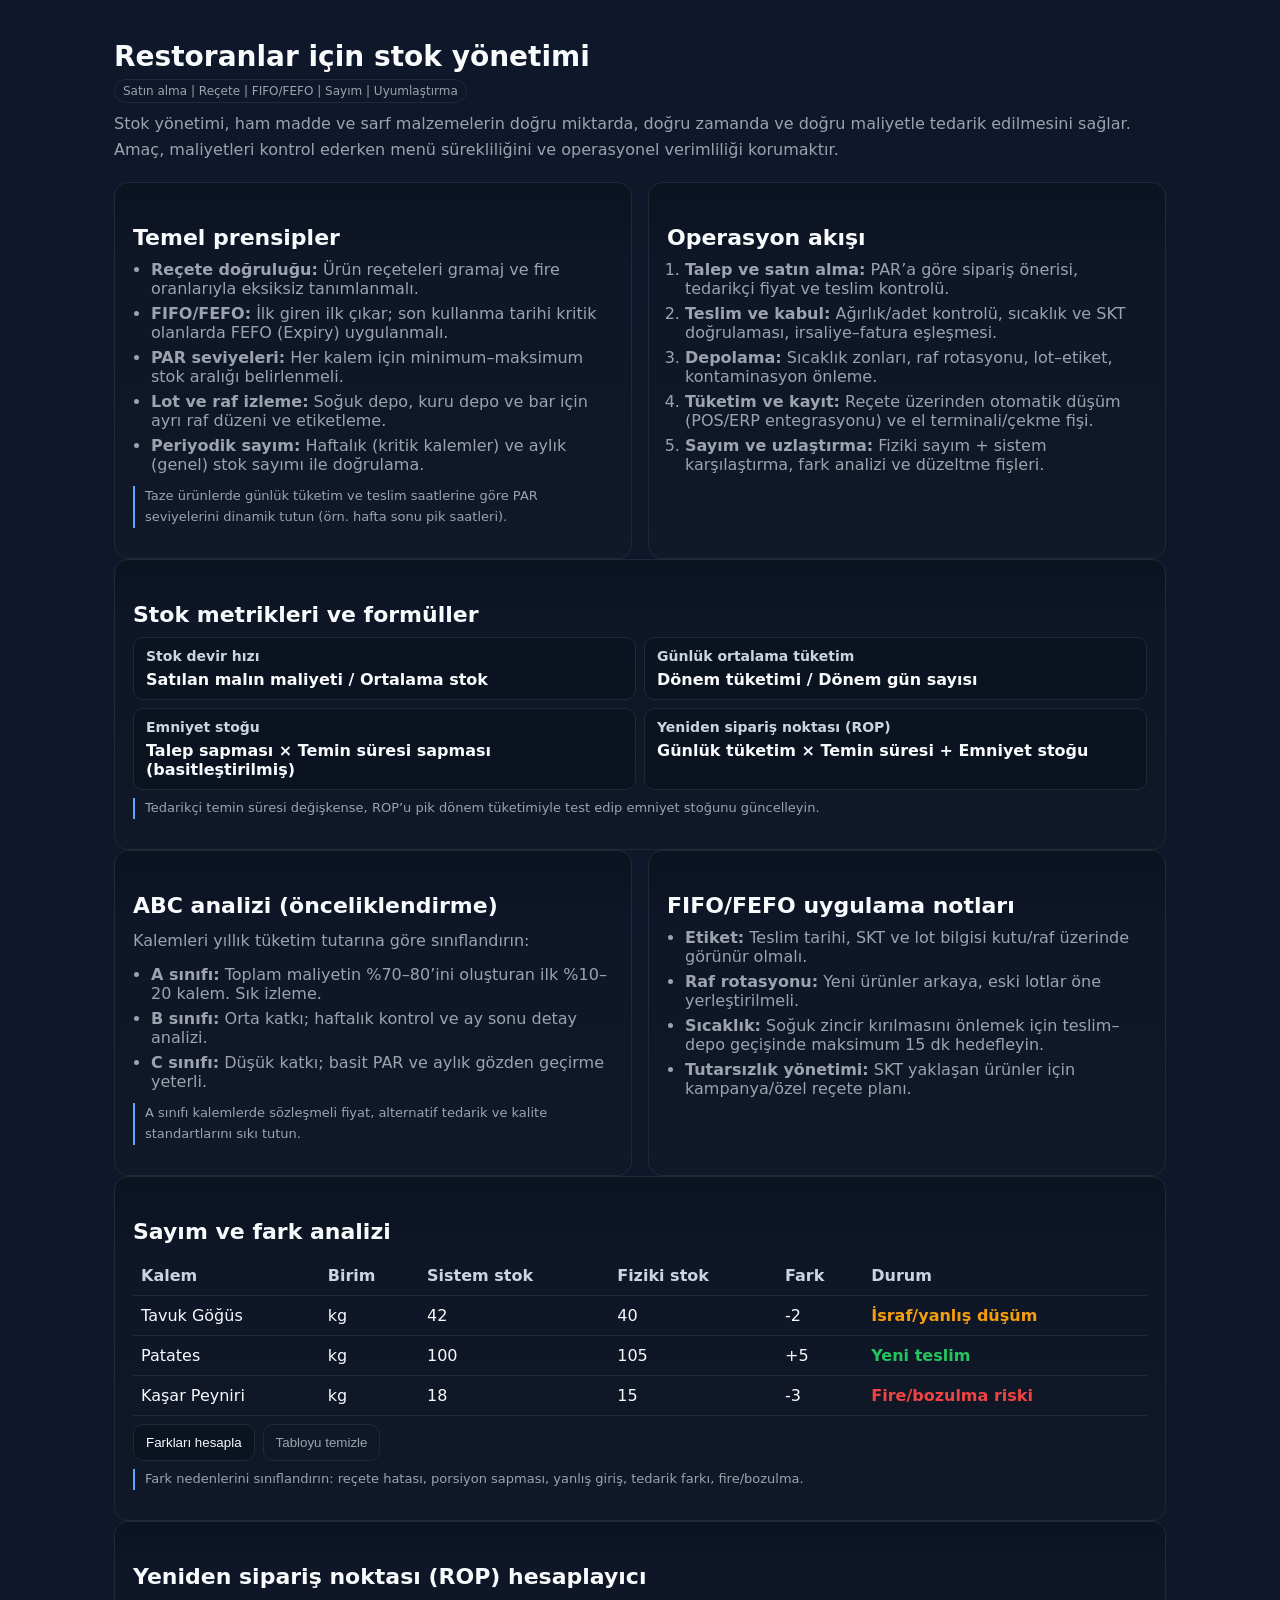
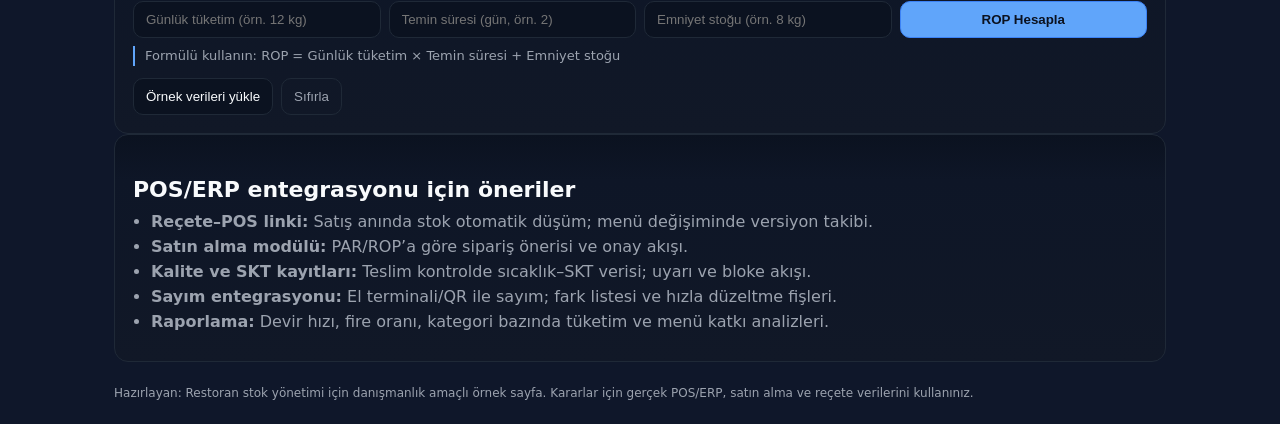
<file: Cost/stockManagement.html>
<!DOCTYPE html>
<html lang="tr">
<head>
  <meta charset="UTF-8" />
  <meta name="viewport" content="width=device-width, initial-scale=1" />
  <title>Restoranlar için stok yönetimi — Temel prensipler ve pratik araçlar</title>
  <style>
    :root {
      --bg: #0f172a;
      --card: #111827;
      --muted: #9ca3af;
      --text: #f8fafc;
      --accent: #22c55e;
      --warn: #f59e0b;
      --danger: #ef4444;
      --info: #60a5fa;
      --border: #1f2937;
    }
    * { box-sizing: border-box; }
    html, body { margin: 0; padding: 0; background: var(--bg); color: var(--text); font-family: Inter, system-ui, -apple-system, Segoe UI, Roboto, Arial, sans-serif; }
    a { color: var(--info); text-decoration: none; }
    .container { max-width: 1100px; margin: 0 auto; padding: 24px; }
    header { padding: 16px 0 8px; }
    h1 { font-size: 28px; margin: 0 0 6px; }
    h2 { font-size: 22px; margin: 24px 0 10px; }
    h3 { font-size: 18px; margin: 18px 0 8px; color: #cbd5e1; }
    p { color: var(--muted); line-height: 1.6; margin: 8px 0 12px; }
    .grid { display: grid; grid-template-columns: 1fr; gap: 16px; }
    @media (min-width: 980px) { .grid { grid-template-columns: 1fr 1fr; } }
    .card { background: linear-gradient(180deg, #0b1220, #0e1627 20%, var(--card)); border: 1px solid var(--border); border-radius: 14px; padding: 18px; }
    .badge { display: inline-block; font-size: 12px; padding: 4px 8px; border-radius: 999px; border: 1px solid var(--border); color: var(--muted); }
    .muted { color: var(--muted); }
    .list { margin: 8px 0 12px; padding-left: 18px; color: var(--muted); }
    .list li { margin: 6px 0; }
    .tip { font-size: 13px; color: var(--muted); border-left: 2px solid var(--info); padding-left: 10px; margin-top: 8px; }
    .footer { margin-top: 24px; font-size: 12px; color: var(--muted); }
    .code { background: #0b1220; border: 1px solid var(--border); border-radius: 10px; padding: 12px; font-family: ui-monospace, SFMono-Regular, Menlo, Monaco, Consolas, "Liberation Mono", monospace; overflow: auto; }
    .kpi { display: grid; grid-template-columns: 1fr 1fr; gap: 8px; }
    .kpi .box { background: #0b1220; border: 1px solid var(--border); border-radius: 10px; padding: 10px 12px; }
    .box h4 { margin: 0 0 6px; font-size: 14px; color: #cbd5e1; }
    .box .value { font-size: 16px; font-weight: 600; }
    table { width: 100%; border-collapse: collapse; margin-top: 12px; }
    th, td { text-align: left; padding: 10px 8px; border-bottom: 1px solid var(--border); }
    th { color: #cbd5e1; font-weight: 600; }
    tbody tr:hover { background: #0b1220; }
    .form-row { display: grid; grid-template-columns: 1fr 1fr 1fr 1fr; gap: 8px; margin-top: 12px; }
    .form-row input, .form-row select { width: 100%; padding: 10px 12px; border-radius: 10px; border: 1px solid var(--border); background: #0b1220; color: var(--text); }
    .btn { padding: 10px 12px; border-radius: 10px; border: 1px solid var(--border); background: #0b1220; color: var(--text); cursor: pointer; }
    .btn-primary { background: var(--info); border-color: #3b82f6; color: #0b1220; font-weight: 600; }
    .btn-ghost { background: transparent; color: var(--muted); }
    .row-actions { display:flex; gap:8px; margin-top:8px; }
    .ok { color: var(--accent); font-weight: 600; }
    .warn { color: var(--warn); font-weight: 600; }
    .danger { color: var(--danger); font-weight: 600; }
  </style>
</head>
<body>
  <div class="container">
    <header>
      <h1>Restoranlar için stok yönetimi</h1>
      <span class="badge">Satın alma | Reçete | FIFO/FEFO | Sayım | Uyumlaştırma</span>
      <p>Stok yönetimi, ham madde ve sarf malzemelerin doğru miktarda, doğru zamanda ve doğru maliyetle tedarik edilmesini sağlar. Amaç, maliyetleri kontrol ederken menü sürekliliğini ve operasyonel verimliliği korumaktır.</p>
    </header>

    <div class="grid">
      <section class="card">
        <h2>Temel prensipler</h2>
        <ul class="list">
          <li><strong>Reçete doğruluğu:</strong> Ürün reçeteleri gramaj ve fire oranlarıyla eksiksiz tanımlanmalı.</li>
          <li><strong>FIFO/FEFO:</strong> İlk giren ilk çıkar; son kullanma tarihi kritik olanlarda FEFO (Expiry) uygulanmalı.</li>
          <li><strong>PAR seviyeleri:</strong> Her kalem için minimum–maksimum stok aralığı belirlenmeli.</li>
          <li><strong>Lot ve raf izleme:</strong> Soğuk depo, kuru depo ve bar için ayrı raf düzeni ve etiketleme.</li>
          <li><strong>Periyodik sayım:</strong> Haftalık (kritik kalemler) ve aylık (genel) stok sayımı ile doğrulama.</li>
        </ul>
        <p class="tip">Taze ürünlerde günlük tüketim ve teslim saatlerine göre PAR seviyelerini dinamik tutun (örn. hafta sonu pik saatleri).</p>
      </section>

      <section class="card">
        <h2>Operasyon akışı</h2>
        <ol class="list">
          <li><strong>Talep ve satın alma:</strong> PAR’a göre sipariş önerisi, tedarikçi fiyat ve teslim kontrolü.</li>
          <li><strong>Teslim ve kabul:</strong> Ağırlık/adet kontrolü, sıcaklık ve SKT doğrulaması, irsaliye–fatura eşleşmesi.</li>
          <li><strong>Depolama:</strong> Sıcaklık zonları, raf rotasyonu, lot–etiket, kontaminasyon önleme.</li>
          <li><strong>Tüketim ve kayıt:</strong> Reçete üzerinden otomatik düşüm (POS/ERP entegrasyonu) ve el terminali/çekme fişi.</li>
          <li><strong>Sayım ve uzlaştırma:</strong> Fiziki sayım + sistem karşılaştırma, fark analizi ve düzeltme fişleri.</li>
        </ol>
      </section>
    </div>

    <section class="card">
      <h2>Stok metrikleri ve formüller</h2>
      <div class="kpi">
        <div class="box">
          <h4>Stok devir hızı</h4>
          <div class="value">Satılan malın maliyeti / Ortalama stok</div>
        </div>
        <div class="box">
          <h4>Günlük ortalama tüketim</h4>
          <div class="value">Dönem tüketimi / Dönem gün sayısı</div>
        </div>
        <div class="box">
          <h4>Emniyet stoğu</h4>
          <div class="value">Talep sapması × Temin süresi sapması (basitleştirilmiş)</div>
        </div>
        <div class="box">
          <h4>Yeniden sipariş noktası (ROP)</h4>
          <div class="value">Günlük tüketim × Temin süresi + Emniyet stoğu</div>
        </div>
      </div>
      <p class="tip">Tedarikçi temin süresi değişkense, ROP’u pik dönem tüketimiyle test edip emniyet stoğunu güncelleyin.</p>
    </section>

    <div class="grid">
      <section class="card">
        <h2>ABC analizi (önceliklendirme)</h2>
        <p>Kalemleri yıllık tüketim tutarına göre sınıflandırın:</p>
        <ul class="list">
          <li><strong>A sınıfı:</strong> Toplam maliyetin %70–80’ini oluşturan ilk %10–20 kalem. Sık izleme.</li>
          <li><strong>B sınıfı:</strong> Orta katkı; haftalık kontrol ve ay sonu detay analizi.</li>
          <li><strong>C sınıfı:</strong> Düşük katkı; basit PAR ve aylık gözden geçirme yeterli.</li>
        </ul>
        <p class="tip">A sınıfı kalemlerde sözleşmeli fiyat, alternatif tedarik ve kalite standartlarını sıkı tutun.</p>
      </section>

      <section class="card">
        <h2>FIFO/FEFO uygulama notları</h2>
        <ul class="list">
          <li><strong>Etiket:</strong> Teslim tarihi, SKT ve lot bilgisi kutu/raf üzerinde görünür olmalı.</li>
          <li><strong>Raf rotasyonu:</strong> Yeni ürünler arkaya, eski lotlar öne yerleştirilmeli.</li>
          <li><strong>Sıcaklık:</strong> Soğuk zincir kırılmasını önlemek için teslim–depo geçişinde maksimum 15 dk hedefleyin.</li>
          <li><strong>Tutarsızlık yönetimi:</strong> SKT yaklaşan ürünler için kampanya/özel reçete planı.</li>
        </ul>
      </section>
    </div>

    <section class="card">
      <h2>Sayım ve fark analizi</h2>
      <table>
        <thead>
          <tr>
            <th>Kalem</th>
            <th>Birim</th>
            <th>Sistem stok</th>
            <th>Fiziki stok</th>
            <th>Fark</th>
            <th>Durum</th>
          </tr>
        </thead>
        <tbody id="sayimBody">
          <tr>
            <td>Tavuk Göğüs</td><td>kg</td><td>42</td><td contenteditable="true">40</td><td>-2</td><td class="warn">İsraf/yanlış düşüm</td>
          </tr>
          <tr>
            <td>Patates</td><td>kg</td><td>100</td><td contenteditable="true">105</td><td>+5</td><td class="ok">Yeni teslim</td>
          </tr>
          <tr>
            <td>Kaşar Peyniri</td><td>kg</td><td>18</td><td contenteditable="true">15</td><td>-3</td><td class="danger">Fire/bozulma riski</td>
          </tr>
        </tbody>
      </table>
      <div class="row-actions">
        <button class="btn" id="yenidenHesapla">Farkları hesapla</button>
        <button class="btn btn-ghost" id="temizleSayim">Tabloyu temizle</button>
      </div>
      <p class="tip">Fark nedenlerini sınıflandırın: reçete hatası, porsiyon sapması, yanlış giriş, tedarik farkı, fire/bozulma.</p>
    </section>

    <section class="card">
      <h2>Yeniden sipariş noktası (ROP) hesaplayıcı</h2>
      <div class="form-row">
        <input id="gunlukTuketim" type="number" step="0.01" placeholder="Günlük tüketim (örn. 12 kg)" />
        <input id="teminSuresi" type="number" step="0.1" placeholder="Temin süresi (gün, örn. 2)" />
        <input id="emniyetStogu" type="number" step="0.01" placeholder="Emniyet stoğu (örn. 8 kg)" />
        <button class="btn btn-primary" id="hesaplaROP">ROP Hesapla</button>
      </div>
      <p id="ropSonuc" class="tip">Formülü kullanın: ROP = Günlük tüketim × Temin süresi + Emniyet stoğu</p>
      <div class="row-actions">
        <button class="btn" id="ornekROP">Örnek verileri yükle</button>
        <button class="btn btn-ghost" id="sifirlaROP">Sıfırla</button>
      </div>
    </section>

    <section class="card">
      <h2>POS/ERP entegrasyonu için öneriler</h2>
      <ul class="list">
        <li><strong>Reçete–POS linki:</strong> Satış anında stok otomatik düşüm; menü değişiminde versiyon takibi.</li>
        <li><strong>Satın alma modülü:</strong> PAR/ROP’a göre sipariş önerisi ve onay akışı.</li>
        <li><strong>Kalite ve SKT kayıtları:</strong> Teslim kontrolde sıcaklık–SKT verisi; uyarı ve bloke akışı.</li>
        <li><strong>Sayım entegrasyonu:</strong> El terminali/QR ile sayım; fark listesi ve hızla düzeltme fişleri.</li>
        <li><strong>Raporlama:</strong> Devir hızı, fire oranı, kategori bazında tüketim ve menü katkı analizleri.</li>
      </ul>
    </section>

    <div class="footer">
      Hazırlayan: Restoran stok yönetimi için danışmanlık amaçlı örnek sayfa. Kararlar için gerçek POS/ERP, satın alma ve reçete verilerini kullanınız.
    </div>
  </div>

  <script>
    // Sayım farklarını yeniden hesapla
    document.getElementById('yenidenHesapla').onclick = () => {
      const rows = document.querySelectorAll('#sayimBody tr');
      rows.forEach(row => {
        const sys = parseFloat(row.children[2].textContent) || 0;
        const fiz = parseFloat(row.children[3].textContent) || 0;
        const farkCell = row.children[4];
        const durumCell = row.children[5];
        const fark = +(fiz - sys).toFixed(2);
        farkCell.textContent = fark;
        if (fark === 0) { durumCell.textContent = 'Uyumlu'; durumCell.className = 'ok'; }
        else if (fark > 0) { durumCell.textContent = 'Yeni teslim/yanlış giriş'; durumCell.className = 'ok'; }
        else if (fark < -2) { durumCell.textContent = 'Fire/bozulma/kaçak'; durumCell.className = 'danger'; }
        else { durumCell.textContent = 'Porsiyon/yanlış düşüm'; durumCell.className = 'warn'; }
      });
    };

    document.getElementById('temizleSayim').onclick = () => {
      document.getElementById('sayimBody').innerHTML = '';
    };

    // ROP hesaplayıcı
    const gT = document.getElementById('gunlukTuketim');
    const tS = document.getElementById('teminSuresi');
    const eS = document.getElementById('emniyetStogu');
    const ropOut = document.getElementById('ropSonuc');

    function fmt(n) {
      if (n === null || n === undefined || isNaN(n)) return '';
      return Number(n).toLocaleString('tr-TR', { minimumFractionDigits: 0, maximumFractionDigits: 2 });
    }

    document.getElementById('hesaplaROP').onclick = () => {
      const gunluk = parseFloat(gT.value);
      const lead = parseFloat(tS.value);
      const safety = parseFloat(eS.value);
      if (isNaN(gunluk) || isNaN(lead) || isNaN(safety)) {
        ropOut.textContent = 'Lütfen tüm alanları geçerli değerlerle doldurun.';
        return;
      }
      const rop = gunluk * lead + safety;
      ropOut.textContent = `Gerekli yeniden sipariş noktası (ROP): ${fmt(rop)} birim`;
    };

    document.getElementById('ornekROP').onclick = () => {
      gT.value = 12; tS.value = 2; eS.value = 8;
      document.getElementById('hesaplaROP').click();
    };

    document.getElementById('sifirlaROP').onclick = () => {
      gT.value = ''; tS.value = ''; eS.value = '';
      ropOut.textContent = 'Formülü kullanın: ROP = Günlük tüketim × Temin süresi + Emniyet stoğu';
    };
  </script>
</body>
</html>
</file>
